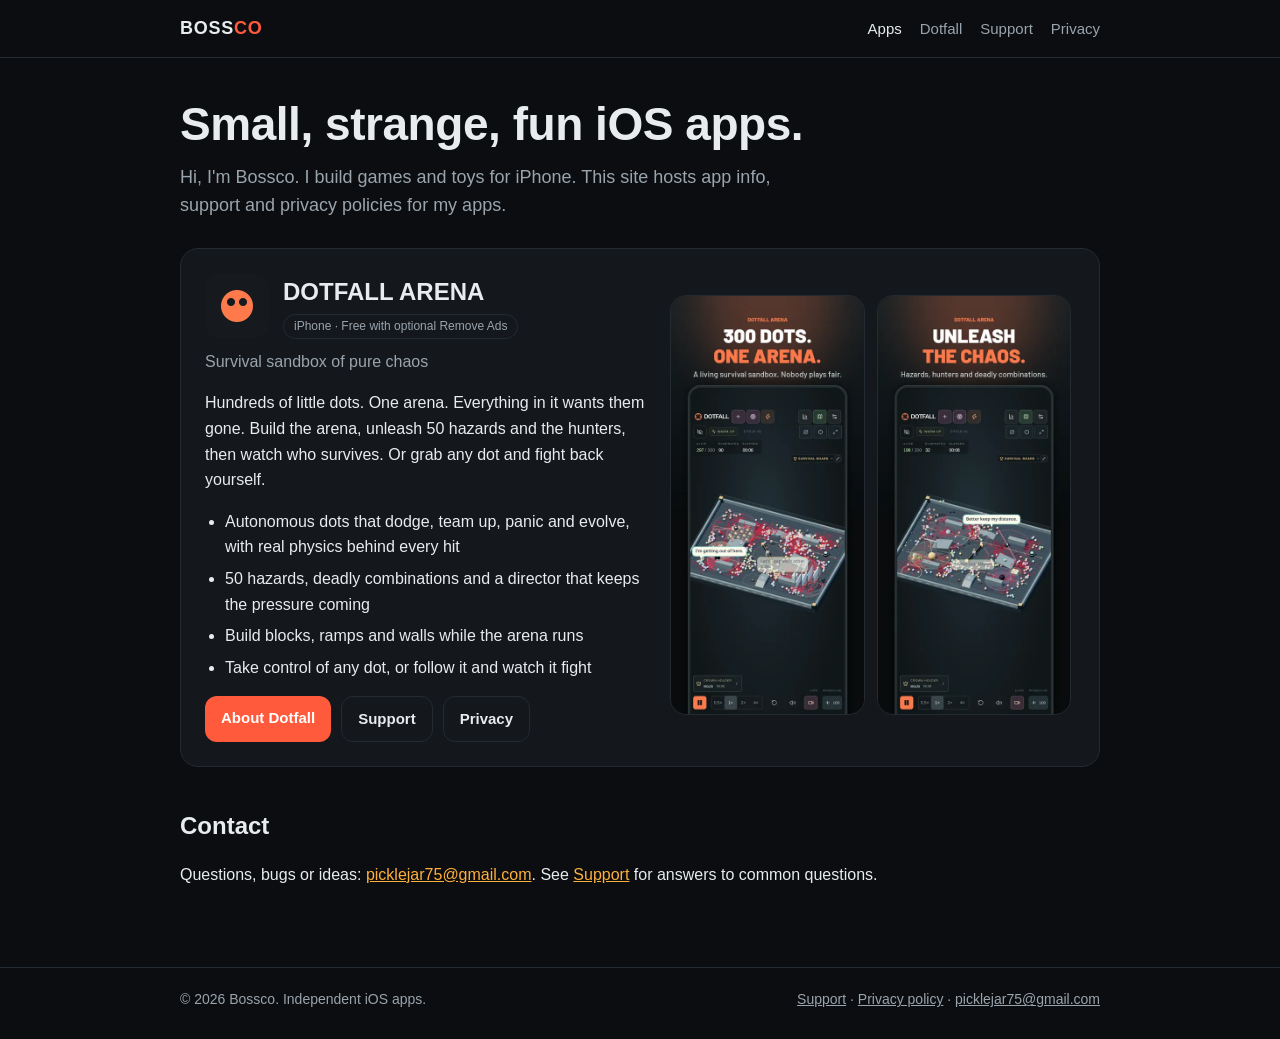
<file: index.html>
<!doctype html>
<html lang="en">
<head>
<meta charset="utf-8">
<meta name="viewport" content="width=device-width,initial-scale=1">
<title>Bossco · iOS apps</title>
<meta name="description" content="Bossco makes small, strange, fun iOS apps, starting with DOTFALL ARENA, a physics survival arena full of autonomous dots.">
<meta name="theme-color" content="#0b0d10">
<link rel="icon" href="/favicon.png" type="image/png">
<link rel="apple-touch-icon" href="/apple-touch-icon.png">
<link rel="stylesheet" href="/style.css">
</head>
<body>
<header class="site"><div class="wrap">
<a class="brand" href="/">BOSS<span>CO</span></a>
<nav><a href="/" aria-current="page">Apps</a><a href="/dotfall/">Dotfall</a><a href="/support/">Support</a><a href="/privacy/">Privacy</a></nav>
</div></header>
<main><div class="wrap">
<h1>Small, strange, fun iOS apps.</h1>
<p class="lead">Hi, I'm Bossco. I build games and toys for iPhone. This site hosts app info, support and privacy policies for my apps.</p>

<section class="card" aria-labelledby="dotfall-h">
<div>
<div class="app-head"><img src="/img/dotfall-icon.webp" alt="" width="64" height="64"><div><h2 id="dotfall-h">DOTFALL ARENA</h2><span class="tag">iPhone · Free with optional Remove Ads</span></div></div>
<p class="muted" style="margin:0 0 8px">Survival sandbox of pure chaos</p>
<p>Hundreds of little dots. One arena. Everything in it wants them gone. Build the arena, unleash 50 hazards and the hunters, then watch who survives. Or grab any dot and fight back yourself.</p>
<ul class="features">
<li>Autonomous dots that dodge, team up, panic and evolve, with real physics behind every hit</li>
<li>50 hazards, deadly combinations and a director that keeps the pressure coming</li>
<li>Build blocks, ramps and walls while the arena runs</li>
<li>Take control of any dot, or follow it and watch it fight</li>
</ul>
<div class="btns"><a class="btn" href="/dotfall/">About Dotfall</a><a class="btn ghost" href="/support/">Support</a><a class="btn ghost" href="/privacy/">Privacy</a></div>
</div>
<div class="shots">
<img src="/img/01-arena.webp" alt="300 dots, one arena" width="440" height="956" loading="lazy">
<img src="/img/02-hazards.webp" alt="Unleash the chaos: hazards, hunters and combinations" width="440" height="956" loading="lazy">
<img src="/img/03-pilot.webp" alt="Take control of any dot" width="440" height="956" loading="lazy">
</div>
</section>

<h2>Contact</h2>
<p>Questions, bugs or ideas: <a href="mailto:picklejar75@gmail.com">picklejar75@gmail.com</a>. See <a href="/support/">Support</a> for answers to common questions.</p>
</div></main>
<footer class="site"><div class="wrap">
<span>&copy; 2026 Bossco. Independent iOS apps.</span>
<span><a href="/support/">Support</a> · <a href="/privacy/">Privacy policy</a> · <a href="mailto:picklejar75@gmail.com">picklejar75@gmail.com</a></span>
</div></footer>
</body>
</html>
</file>
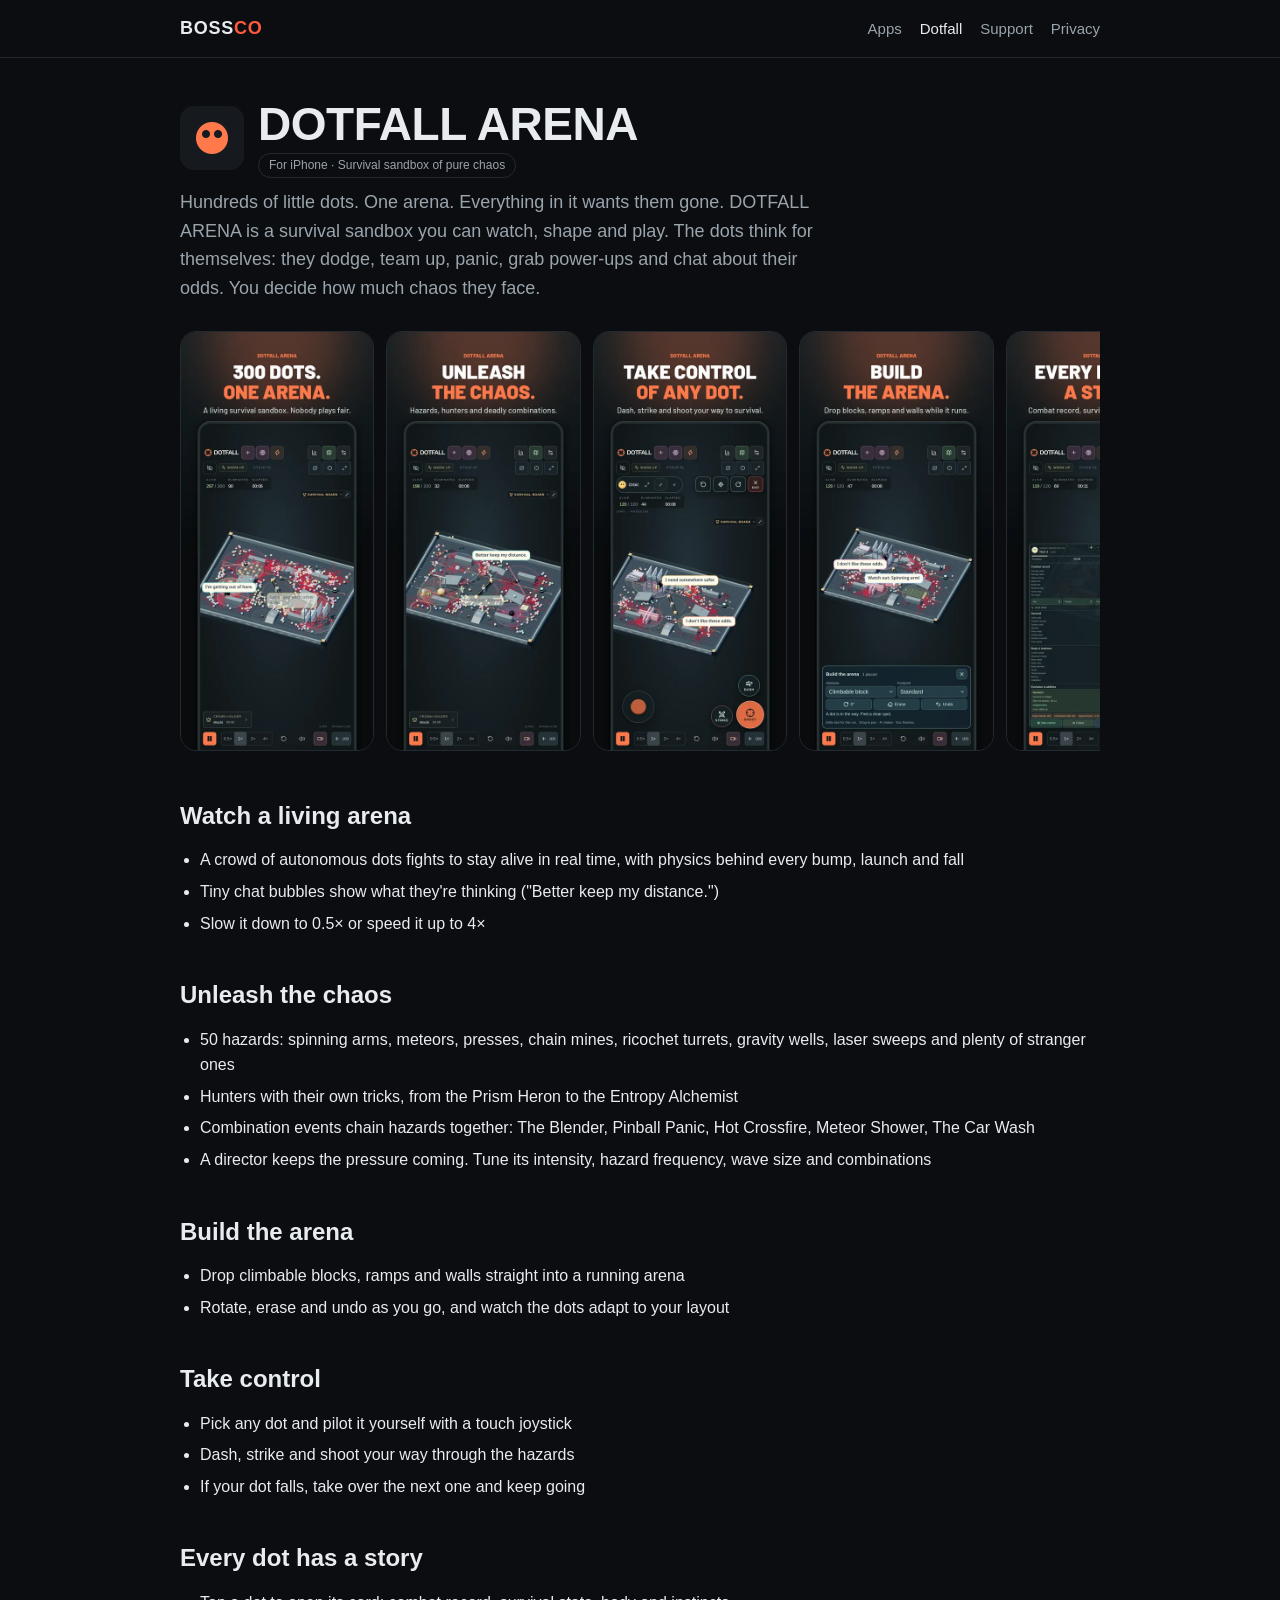
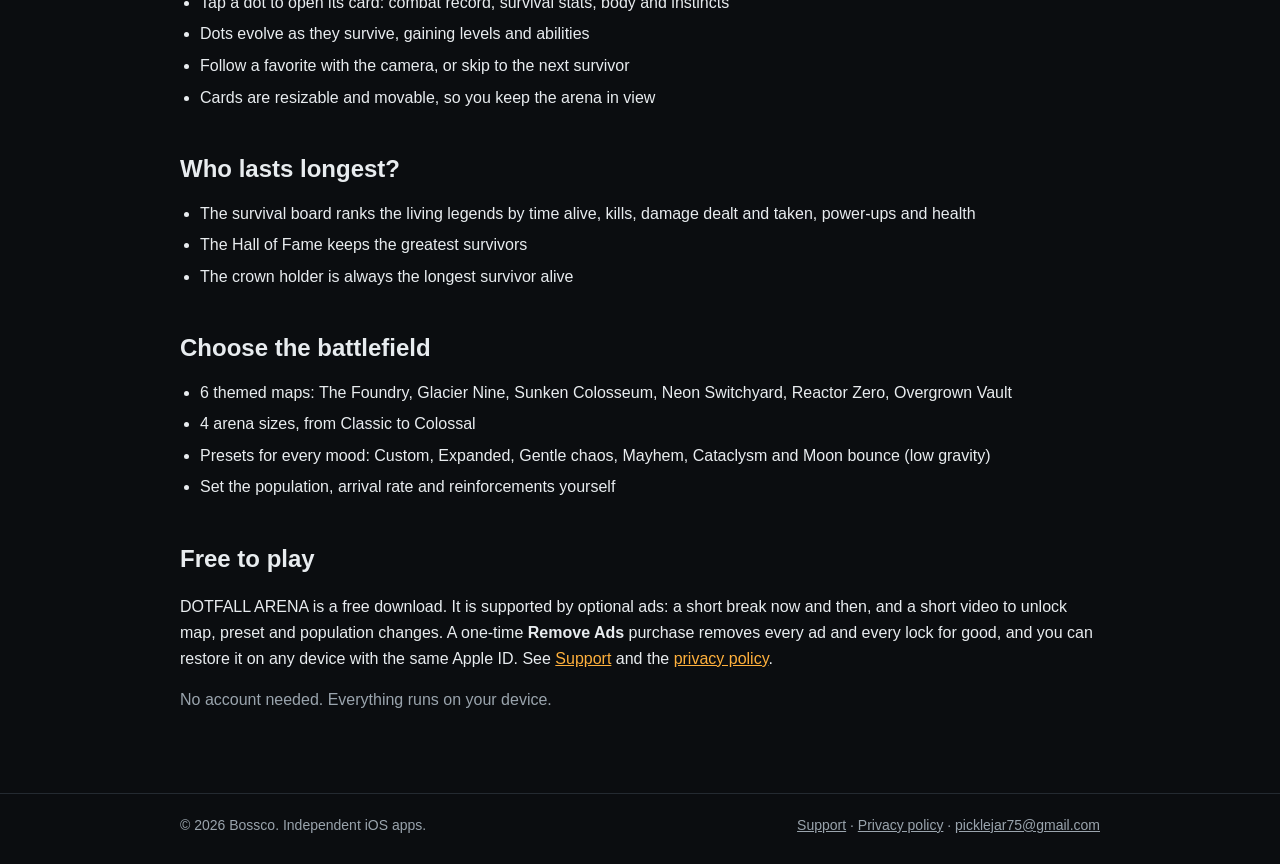
<file: dotfall/index.html>
<!doctype html>
<html lang="en">
<head>
<meta charset="utf-8">
<meta name="viewport" content="width=device-width,initial-scale=1">
<title>DOTFALL ARENA · Bossco</title>
<meta name="description" content="DOTFALL ARENA for iPhone: a survival sandbox of pure chaos. 50 hazards, hunters, combinations, a live arena builder and dots you can take control of.">
<meta name="theme-color" content="#0b0d10">
<link rel="icon" href="/favicon.png" type="image/png">
<link rel="apple-touch-icon" href="/apple-touch-icon.png">
<link rel="stylesheet" href="/style.css">
</head>
<body>
<header class="site"><div class="wrap">
<a class="brand" href="/">BOSS<span>CO</span></a>
<nav><a href="/">Apps</a><a href="/dotfall/" aria-current="page">Dotfall</a><a href="/support/">Support</a><a href="/privacy/">Privacy</a></nav>
</div></header>
<main><div class="wrap">
<div class="app-head"><img src="/img/dotfall-icon.webp" alt="" width="64" height="64"><div><h1 style="margin:0">DOTFALL ARENA</h1><span class="tag">For iPhone · Survival sandbox of pure chaos</span></div></div>
<p class="lead">Hundreds of little dots. One arena. Everything in it wants them gone. DOTFALL ARENA is a survival sandbox you can watch, shape and play. The dots think for themselves: they dodge, team up, panic, grab power-ups and chat about their odds. You decide how much chaos they face.</p>

<div class="shots">
<img src="/img/01-arena.webp" alt="300 dots, one arena" width="440" height="956" loading="lazy">
<img src="/img/02-hazards.webp" alt="Unleash the chaos" width="440" height="956" loading="lazy">
<img src="/img/03-pilot.webp" alt="Take control of any dot" width="440" height="956" loading="lazy">
<img src="/img/04-build.webp" alt="Build the arena" width="440" height="956" loading="lazy">
<img src="/img/05-dotcard.webp" alt="Every dot has a story" width="440" height="956" loading="lazy">
<img src="/img/06-board.webp" alt="Who lasts longest?" width="440" height="956" loading="lazy">
<img src="/img/07-maps.webp" alt="Choose the battlefield" width="440" height="956" loading="lazy">
</div>

<h2>Watch a living arena</h2>
<ul class="features">
<li>A crowd of autonomous dots fights to stay alive in real time, with physics behind every bump, launch and fall</li>
<li>Tiny chat bubbles show what they're thinking ("Better keep my distance.")</li>
<li>Slow it down to 0.5× or speed it up to 4×</li>
</ul>

<h2>Unleash the chaos</h2>
<ul class="features">
<li>50 hazards: spinning arms, meteors, presses, chain mines, ricochet turrets, gravity wells, laser sweeps and plenty of stranger ones</li>
<li>Hunters with their own tricks, from the Prism Heron to the Entropy Alchemist</li>
<li>Combination events chain hazards together: The Blender, Pinball Panic, Hot Crossfire, Meteor Shower, The Car Wash</li>
<li>A director keeps the pressure coming. Tune its intensity, hazard frequency, wave size and combinations</li>
</ul>

<h2>Build the arena</h2>
<ul class="features">
<li>Drop climbable blocks, ramps and walls straight into a running arena</li>
<li>Rotate, erase and undo as you go, and watch the dots adapt to your layout</li>
</ul>

<h2>Take control</h2>
<ul class="features">
<li>Pick any dot and pilot it yourself with a touch joystick</li>
<li>Dash, strike and shoot your way through the hazards</li>
<li>If your dot falls, take over the next one and keep going</li>
</ul>

<h2>Every dot has a story</h2>
<ul class="features">
<li>Tap a dot to open its card: combat record, survival stats, body and instincts</li>
<li>Dots evolve as they survive, gaining levels and abilities</li>
<li>Follow a favorite with the camera, or skip to the next survivor</li>
<li>Cards are resizable and movable, so you keep the arena in view</li>
</ul>

<h2>Who lasts longest?</h2>
<ul class="features">
<li>The survival board ranks the living legends by time alive, kills, damage dealt and taken, power-ups and health</li>
<li>The Hall of Fame keeps the greatest survivors</li>
<li>The crown holder is always the longest survivor alive</li>
</ul>

<h2>Choose the battlefield</h2>
<ul class="features">
<li>6 themed maps: The Foundry, Glacier Nine, Sunken Colosseum, Neon Switchyard, Reactor Zero, Overgrown Vault</li>
<li>4 arena sizes, from Classic to Colossal</li>
<li>Presets for every mood: Custom, Expanded, Gentle chaos, Mayhem, Cataclysm and Moon bounce (low gravity)</li>
<li>Set the population, arrival rate and reinforcements yourself</li>
</ul>

<h2>Free to play</h2>
<p>DOTFALL ARENA is a free download. It is supported by optional ads: a short break now and then, and a short video to unlock map, preset and population changes. A one-time <strong>Remove Ads</strong> purchase removes every ad and every lock for good, and you can restore it on any device with the same Apple ID. See <a href="/support/">Support</a> and the <a href="/privacy/">privacy policy</a>.</p>
<p class="muted">No account needed. Everything runs on your device.</p>
</div></main>
<footer class="site"><div class="wrap">
<span>&copy; 2026 Bossco. Independent iOS apps.</span>
<span><a href="/support/">Support</a> · <a href="/privacy/">Privacy policy</a> · <a href="mailto:picklejar75@gmail.com">picklejar75@gmail.com</a></span>
</div></footer>
</body>
</html>
</file>
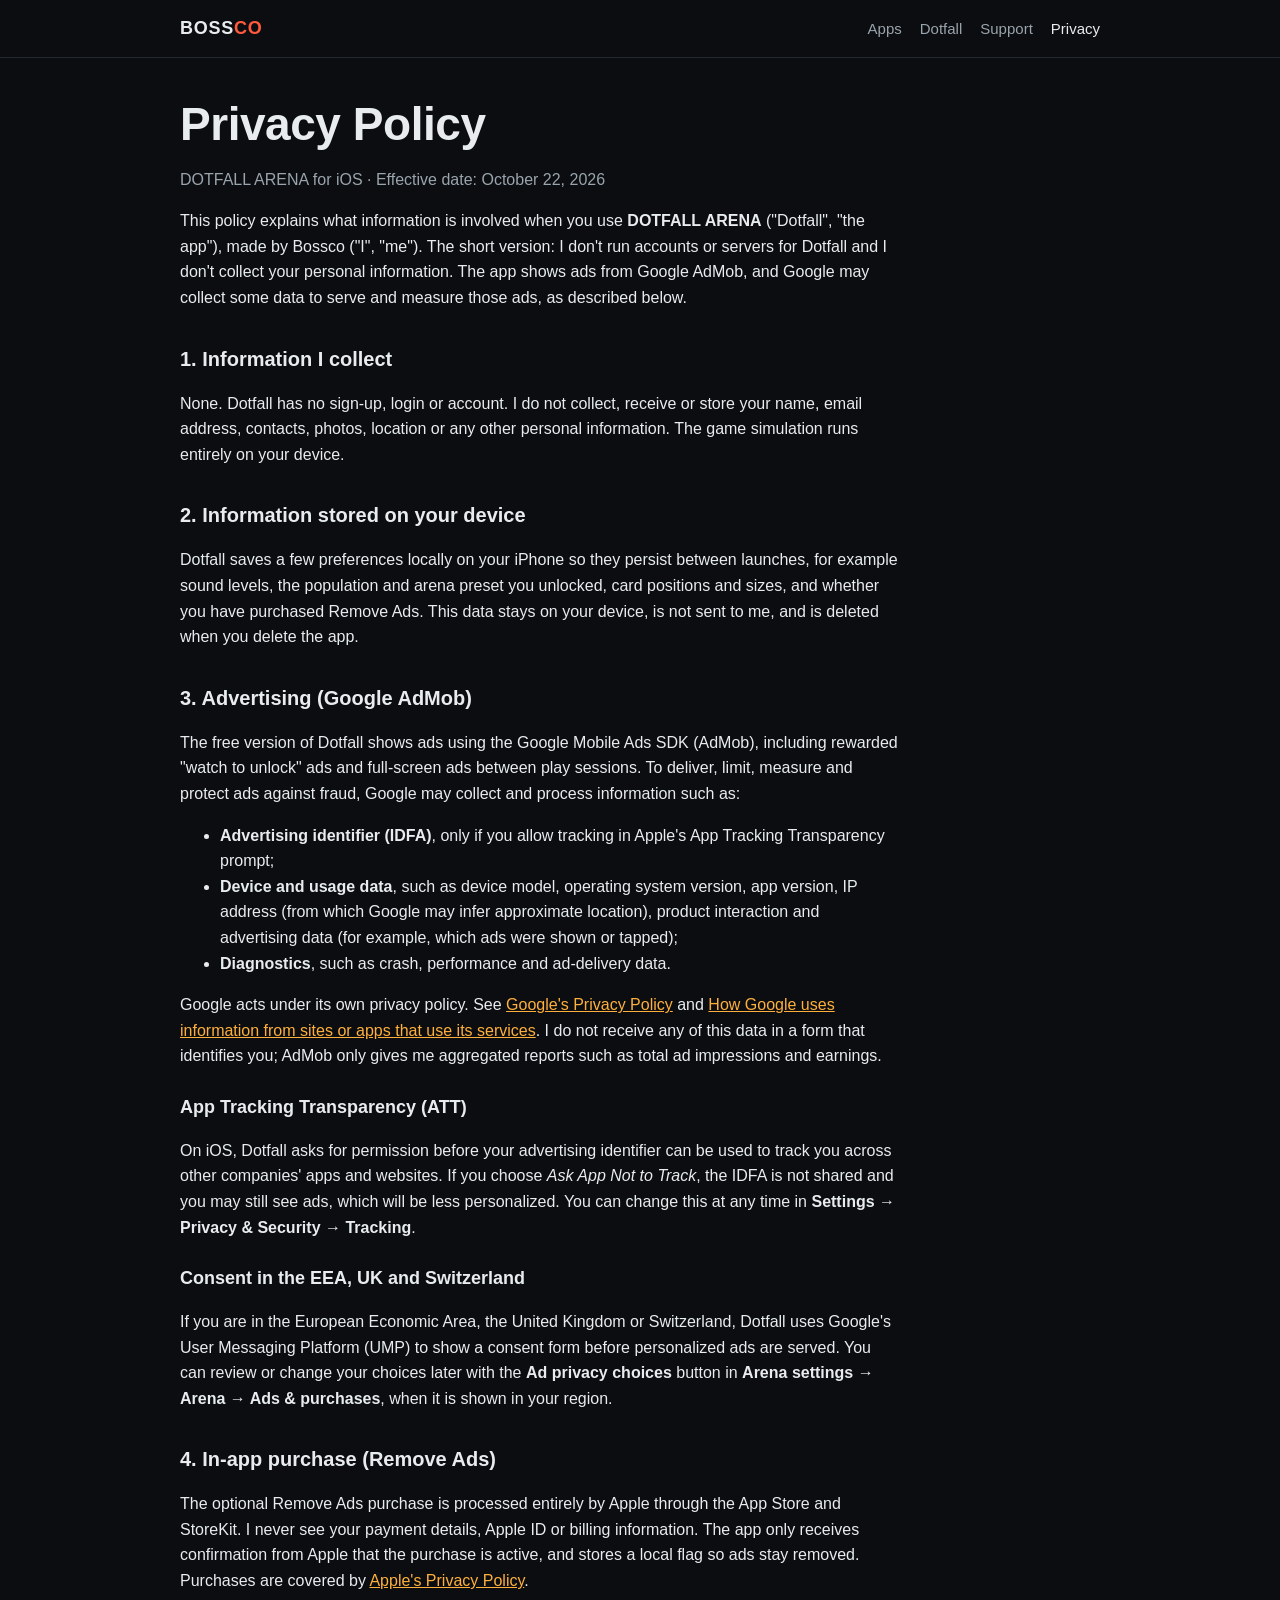
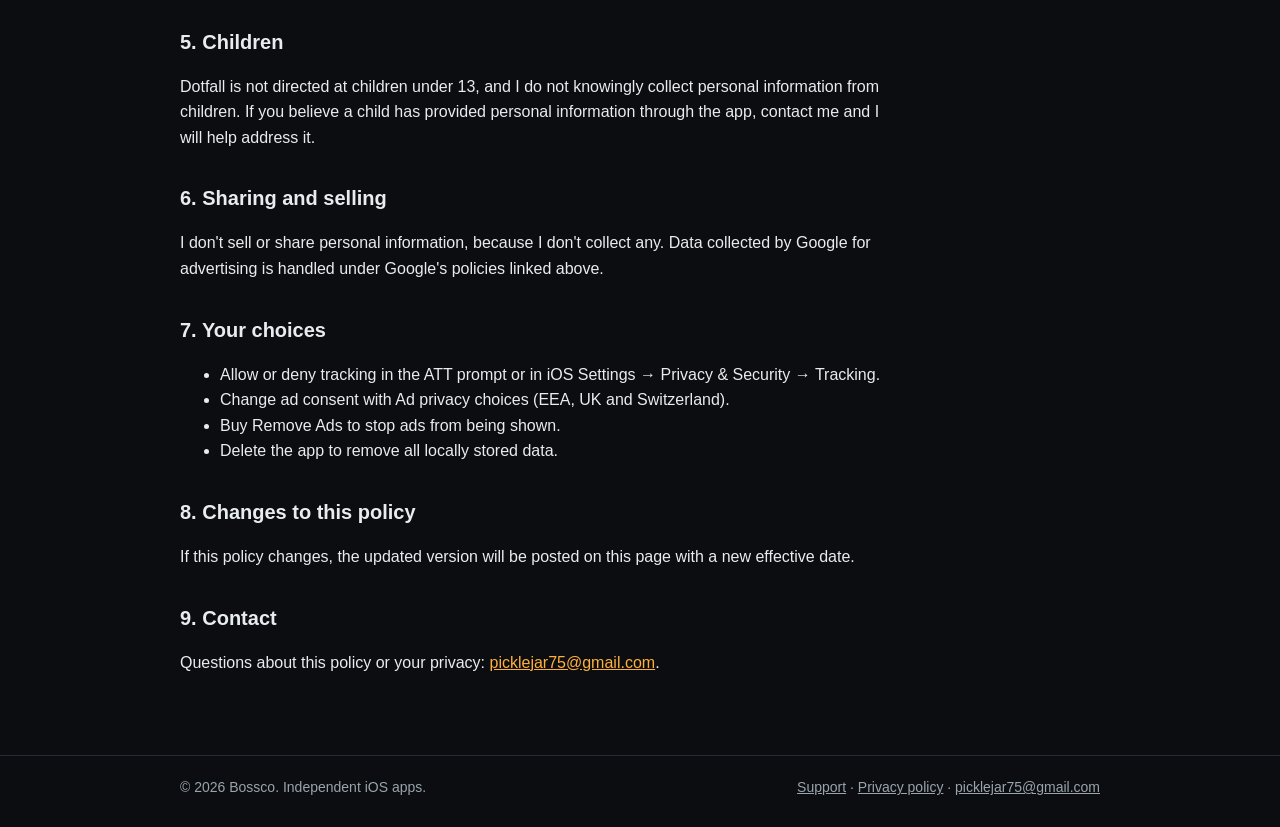
<file: privacy/index.html>
<!doctype html>
<html lang="en">
<head>
<meta charset="utf-8">
<meta name="viewport" content="width=device-width,initial-scale=1">
<title>Privacy Policy · DOTFALL ARENA</title>
<meta name="description" content="Privacy policy for DOTFALL ARENA by Bossco: Google AdMob ads, App Tracking Transparency, consent, Apple in-app purchase and on-device settings.">
<meta name="theme-color" content="#0b0d10">
<link rel="icon" href="/favicon.png" type="image/png">
<link rel="apple-touch-icon" href="/apple-touch-icon.png">
<link rel="stylesheet" href="/style.css">
</head>
<body>
<header class="site"><div class="wrap">
<a class="brand" href="/">BOSS<span>CO</span></a>
<nav><a href="/">Apps</a><a href="/dotfall/">Dotfall</a><a href="/support/">Support</a><a href="/privacy/" aria-current="page">Privacy</a></nav>
</div></header>
<main><div class="wrap">
<article class="prose">
<h1>Privacy Policy</h1>
<p class="muted">DOTFALL ARENA for iOS · Effective date: October 22, 2026</p>
<p>This policy explains what information is involved when you use <strong>DOTFALL ARENA</strong> ("Dotfall", "the app"), made by Bossco ("I", "me"). The short version: I don't run accounts or servers for Dotfall and I don't collect your personal information. The app shows ads from Google AdMob, and Google may collect some data to serve and measure those ads, as described below.</p>

<h2>1. Information I collect</h2>
<p>None. Dotfall has no sign-up, login or account. I do not collect, receive or store your name, email address, contacts, photos, location or any other personal information. The game simulation runs entirely on your device.</p>

<h2>2. Information stored on your device</h2>
<p>Dotfall saves a few preferences locally on your iPhone so they persist between launches, for example sound levels, the population and arena preset you unlocked, card positions and sizes, and whether you have purchased Remove Ads. This data stays on your device, is not sent to me, and is deleted when you delete the app.</p>

<h2>3. Advertising (Google AdMob)</h2>
<p>The free version of Dotfall shows ads using the Google Mobile Ads SDK (AdMob), including rewarded "watch to unlock" ads and full-screen ads between play sessions. To deliver, limit, measure and protect ads against fraud, Google may collect and process information such as:</p>
<ul>
<li><strong>Advertising identifier (IDFA)</strong>, only if you allow tracking in Apple's App Tracking Transparency prompt;</li>
<li><strong>Device and usage data</strong>, such as device model, operating system version, app version, IP address (from which Google may infer approximate location), product interaction and advertising data (for example, which ads were shown or tapped);</li>
<li><strong>Diagnostics</strong>, such as crash, performance and ad-delivery data.</li>
</ul>
<p>Google acts under its own privacy policy. See <a href="https://policies.google.com/privacy" rel="noopener">Google's Privacy Policy</a> and <a href="https://policies.google.com/technologies/partner-sites" rel="noopener">How Google uses information from sites or apps that use its services</a>. I do not receive any of this data in a form that identifies you; AdMob only gives me aggregated reports such as total ad impressions and earnings.</p>

<h3>App Tracking Transparency (ATT)</h3>
<p>On iOS, Dotfall asks for permission before your advertising identifier can be used to track you across other companies' apps and websites. If you choose <em>Ask App Not to Track</em>, the IDFA is not shared and you may still see ads, which will be less personalized. You can change this at any time in <strong>Settings → Privacy &amp; Security → Tracking</strong>.</p>

<h3>Consent in the EEA, UK and Switzerland</h3>
<p>If you are in the European Economic Area, the United Kingdom or Switzerland, Dotfall uses Google's User Messaging Platform (UMP) to show a consent form before personalized ads are served. You can review or change your choices later with the <strong>Ad privacy choices</strong> button in <strong>Arena settings → Arena → Ads &amp; purchases</strong>, when it is shown in your region.</p>

<h2>4. In-app purchase (Remove Ads)</h2>
<p>The optional Remove Ads purchase is processed entirely by Apple through the App Store and StoreKit. I never see your payment details, Apple ID or billing information. The app only receives confirmation from Apple that the purchase is active, and stores a local flag so ads stay removed. Purchases are covered by <a href="https://www.apple.com/legal/privacy/" rel="noopener">Apple's Privacy Policy</a>.</p>

<h2>5. Children</h2>
<p>Dotfall is not directed at children under 13, and I do not knowingly collect personal information from children. If you believe a child has provided personal information through the app, contact me and I will help address it.</p>

<h2>6. Sharing and selling</h2>
<p>I don't sell or share personal information, because I don't collect any. Data collected by Google for advertising is handled under Google's policies linked above.</p>

<h2>7. Your choices</h2>
<ul>
<li>Allow or deny tracking in the ATT prompt or in iOS Settings → Privacy &amp; Security → Tracking.</li>
<li>Change ad consent with Ad privacy choices (EEA, UK and Switzerland).</li>
<li>Buy Remove Ads to stop ads from being shown.</li>
<li>Delete the app to remove all locally stored data.</li>
</ul>

<h2>8. Changes to this policy</h2>
<p>If this policy changes, the updated version will be posted on this page with a new effective date.</p>

<h2>9. Contact</h2>
<p>Questions about this policy or your privacy: <a href="mailto:picklejar75@gmail.com">picklejar75@gmail.com</a>.</p>
</article>
</div></main>
<footer class="site"><div class="wrap">
<span>&copy; 2026 Bossco. Independent iOS apps.</span>
<span><a href="/support/">Support</a> · <a href="/privacy/">Privacy policy</a> · <a href="mailto:picklejar75@gmail.com">picklejar75@gmail.com</a></span>
</div></footer>
</body>
</html>
</file>
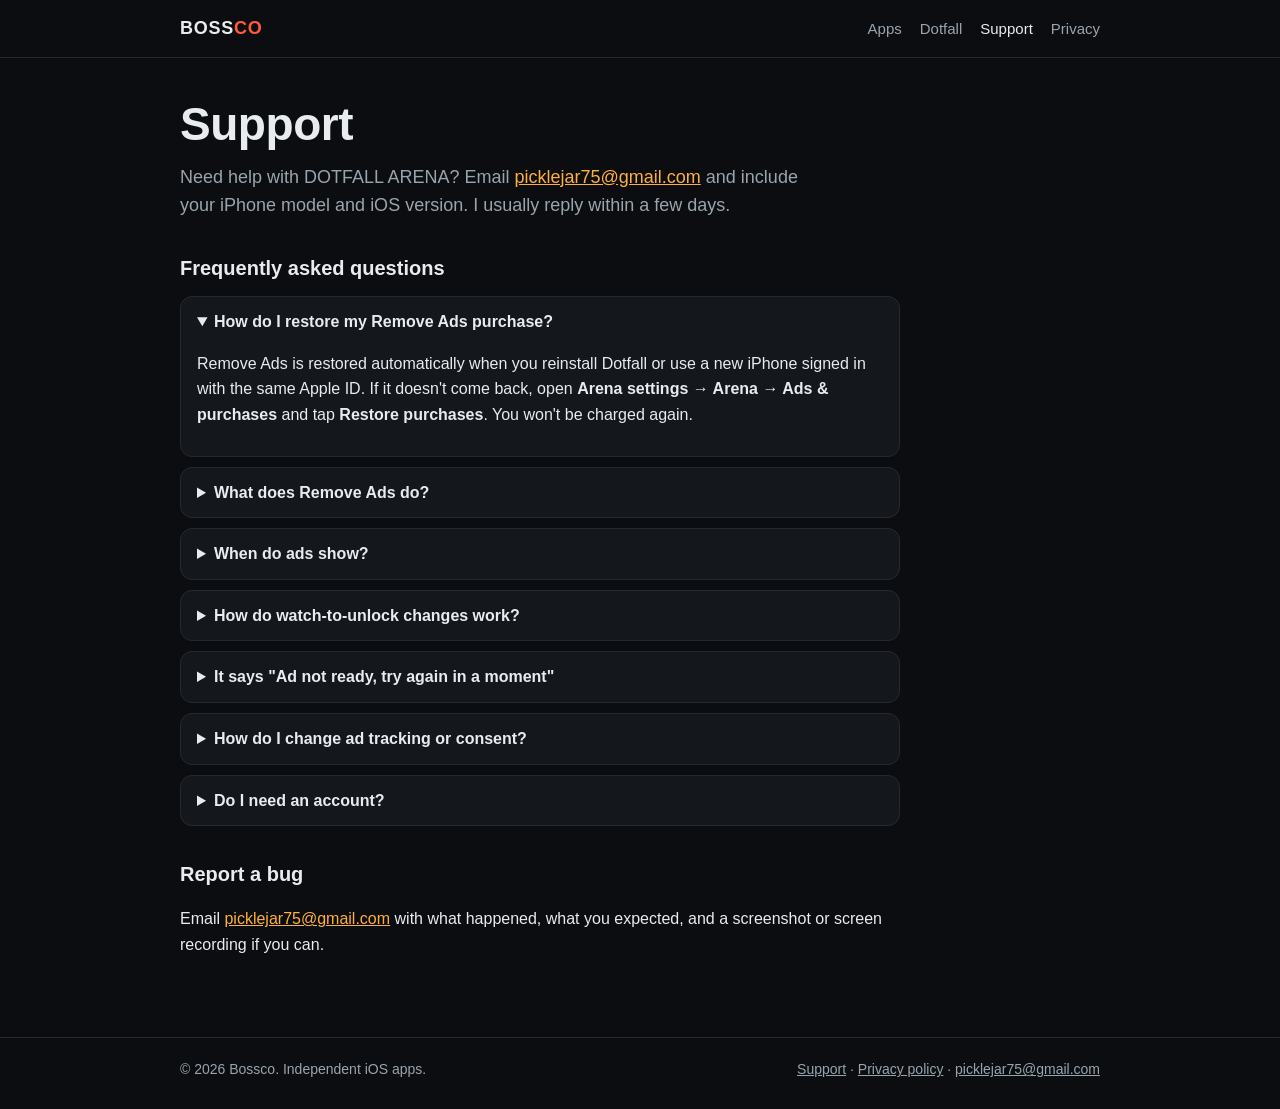
<file: support/index.html>
<!doctype html>
<html lang="en">
<head>
<meta charset="utf-8">
<meta name="viewport" content="width=device-width,initial-scale=1">
<title>Support · DOTFALL ARENA</title>
<meta name="description" content="Help and contact for DOTFALL ARENA: restoring purchases, how ads work, and how watch-to-unlock changes work.">
<meta name="theme-color" content="#0b0d10">
<link rel="icon" href="/favicon.png" type="image/png">
<link rel="apple-touch-icon" href="/apple-touch-icon.png">
<link rel="stylesheet" href="/style.css">
</head>
<body>
<header class="site"><div class="wrap">
<a class="brand" href="/">BOSS<span>CO</span></a>
<nav><a href="/">Apps</a><a href="/dotfall/">Dotfall</a><a href="/support/" aria-current="page">Support</a><a href="/privacy/">Privacy</a></nav>
</div></header>
<main><div class="wrap">
<article class="prose">
<h1>Support</h1>
<p class="lead">Need help with DOTFALL ARENA? Email <a href="mailto:picklejar75@gmail.com?subject=DOTFALL%20ARENA%20support">picklejar75@gmail.com</a> and include your iPhone model and iOS version. I usually reply within a few days.</p>

<h2>Frequently asked questions</h2>

<details open><summary>How do I restore my Remove Ads purchase?</summary>
<p>Remove Ads is restored automatically when you reinstall Dotfall or use a new iPhone signed in with the same Apple ID. If it doesn't come back, open <strong>Arena settings → Arena → Ads &amp; purchases</strong> and tap <strong>Restore purchases</strong>. You won't be charged again.</p></details>

<details><summary>What does Remove Ads do?</summary>
<p>It's a one-time purchase ($3.99 in the US) that removes every ad, including the full-screen ads and the watch-to-unlock prompts. Map, preset and population changes then apply instantly.</p></details>

<details><summary>When do ads show?</summary>
<p>In the free version, a full-screen ad plays about every 10 minutes of active play and when you reset the arena. Ads never play within 90 seconds of each other, never interrupt while your finger is on the screen, and the arena pauses while one plays. Time spent in menus or with the app in the background doesn't count.</p></details>

<details><summary>How do watch-to-unlock changes work?</summary>
<p>Some changes need one short rewarded ad in the free version:</p>
<ul>
<li><strong>Switching maps:</strong> browse maps freely; the ad plays when you tap <em>Enter arena</em> on a different map or different map settings. Re-entering the same map is free.</li>
<li><strong>Switching the arena preset</strong> away from Custom: one ad per switch.</li>
<li><strong>Population changes</strong> (Dots tab → Population): make as many changes as you like, then tap <strong>Apply · watch ad</strong> to apply them all together with one ad, or <strong>Discard</strong> to cancel.</li>
</ul>
<p>The change only applies after the ad finishes. If you close the ad early, nothing changes.</p></details>

<details><summary>It says "Ad not ready, try again in a moment"</summary>
<p>An ad hasn't loaded yet, usually because of a slow or missing internet connection. Check your connection and tap <strong>Retry</strong>. The change stays locked until an ad plays, or you can buy Remove Ads to skip ads entirely.</p></details>

<details><summary>How do I change ad tracking or consent?</summary>
<p>Tracking permission is in <strong>iOS Settings → Privacy &amp; Security → Tracking</strong>. In the EEA, UK and Switzerland, use <strong>Ad privacy choices</strong> in Ads &amp; purchases. See the <a href="/privacy/">privacy policy</a> for details.</p></details>

<details><summary>Do I need an account?</summary>
<p>No. Dotfall has no accounts and runs entirely on your device.</p></details>

<h2>Report a bug</h2>
<p>Email <a href="mailto:picklejar75@gmail.com?subject=DOTFALL%20ARENA%20bug">picklejar75@gmail.com</a> with what happened, what you expected, and a screenshot or screen recording if you can.</p>
</article>
</div></main>
<footer class="site"><div class="wrap">
<span>&copy; 2026 Bossco. Independent iOS apps.</span>
<span><a href="/support/">Support</a> · <a href="/privacy/">Privacy policy</a> · <a href="mailto:picklejar75@gmail.com">picklejar75@gmail.com</a></span>
</div></footer>
</body>
</html>
</file>
<file: style.css>
:root{--bg:#0b0d10;--panel:#14181d;--line:#242a31;--text:#e8ecef;--muted:#9aa4ad;--accent:#ff5a3c;--accent2:#ffb03c}
*{box-sizing:border-box}
html{-webkit-text-size-adjust:100%}
body{margin:0;background:var(--bg);color:var(--text);font:16px/1.6 -apple-system,BlinkMacSystemFont,"Segoe UI",Roboto,Helvetica,Arial,sans-serif}
a{color:var(--accent2)}
a:hover{color:#ffd08a}
.wrap{max-width:960px;margin:0 auto;padding:0 20px}
header.site{border-bottom:1px solid var(--line)}
header.site .wrap{display:flex;align-items:center;justify-content:space-between;gap:16px;padding-top:14px;padding-bottom:14px;flex-wrap:wrap}
.brand{font-weight:800;letter-spacing:.04em;color:var(--text);text-decoration:none;font-size:18px}
.brand span{color:var(--accent)}
nav a{color:var(--muted);text-decoration:none;margin-left:18px;font-size:15px}
nav a:hover,nav a[aria-current]{color:var(--text)}
main{padding:40px 0 64px}
h1{font-size:clamp(30px,5vw,46px);line-height:1.15;margin:0 0 12px;letter-spacing:-.01em}
h2{font-size:24px;margin:40px 0 12px}
h3{font-size:18px;margin:24px 0 6px}
.lead{font-size:18px;color:var(--muted);max-width:640px;margin:0 0 28px}
.card{background:var(--panel);border:1px solid var(--line);border-radius:18px;padding:24px;display:grid;grid-template-columns:1fr;gap:20px;margin-top:20px}
@media(min-width:760px){.card{grid-template-columns:1.1fr 1fr;align-items:center}}
.app-head{display:flex;align-items:center;gap:14px;margin-bottom:10px}
.app-head img{width:64px;height:64px;border-radius:14px}
.app-head h2{margin:0;font-size:24px}
.tag{display:inline-block;font-size:12px;color:var(--muted);border:1px solid var(--line);border-radius:99px;padding:2px 10px}
.btns{display:flex;gap:10px;flex-wrap:wrap;margin-top:16px}
.btn{display:inline-block;padding:10px 16px;border-radius:12px;background:var(--accent);color:#fff;text-decoration:none;font-weight:600;font-size:15px}
.btn.ghost{background:transparent;border:1px solid var(--line);color:var(--text)}
.btn:hover{filter:brightness(1.1);color:#fff}
.shots{display:flex;gap:12px;overflow-x:auto;padding-bottom:6px;scroll-snap-type:x mandatory}
.shots img{height:420px;width:auto;border-radius:16px;border:1px solid var(--line);scroll-snap-align:start;flex:none}
.shots.wide img{height:260px}
ul.features{padding-left:20px;margin:8px 0}
ul.features li{margin:6px 0}
.muted{color:var(--muted)}
.prose{max-width:720px}
.prose h2{font-size:20px;margin-top:32px}
details{background:var(--panel);border:1px solid var(--line);border-radius:12px;padding:12px 16px;margin:10px 0}
summary{cursor:pointer;font-weight:600}
footer.site{border-top:1px solid var(--line);color:var(--muted);font-size:14px}
footer.site .wrap{padding-top:20px;padding-bottom:28px;display:flex;justify-content:space-between;flex-wrap:wrap;gap:10px}
footer.site a{color:var(--muted)}
@media(max-width:480px){nav a{margin-left:12px;font-size:14px}.shots img{height:340px}}
</file>
